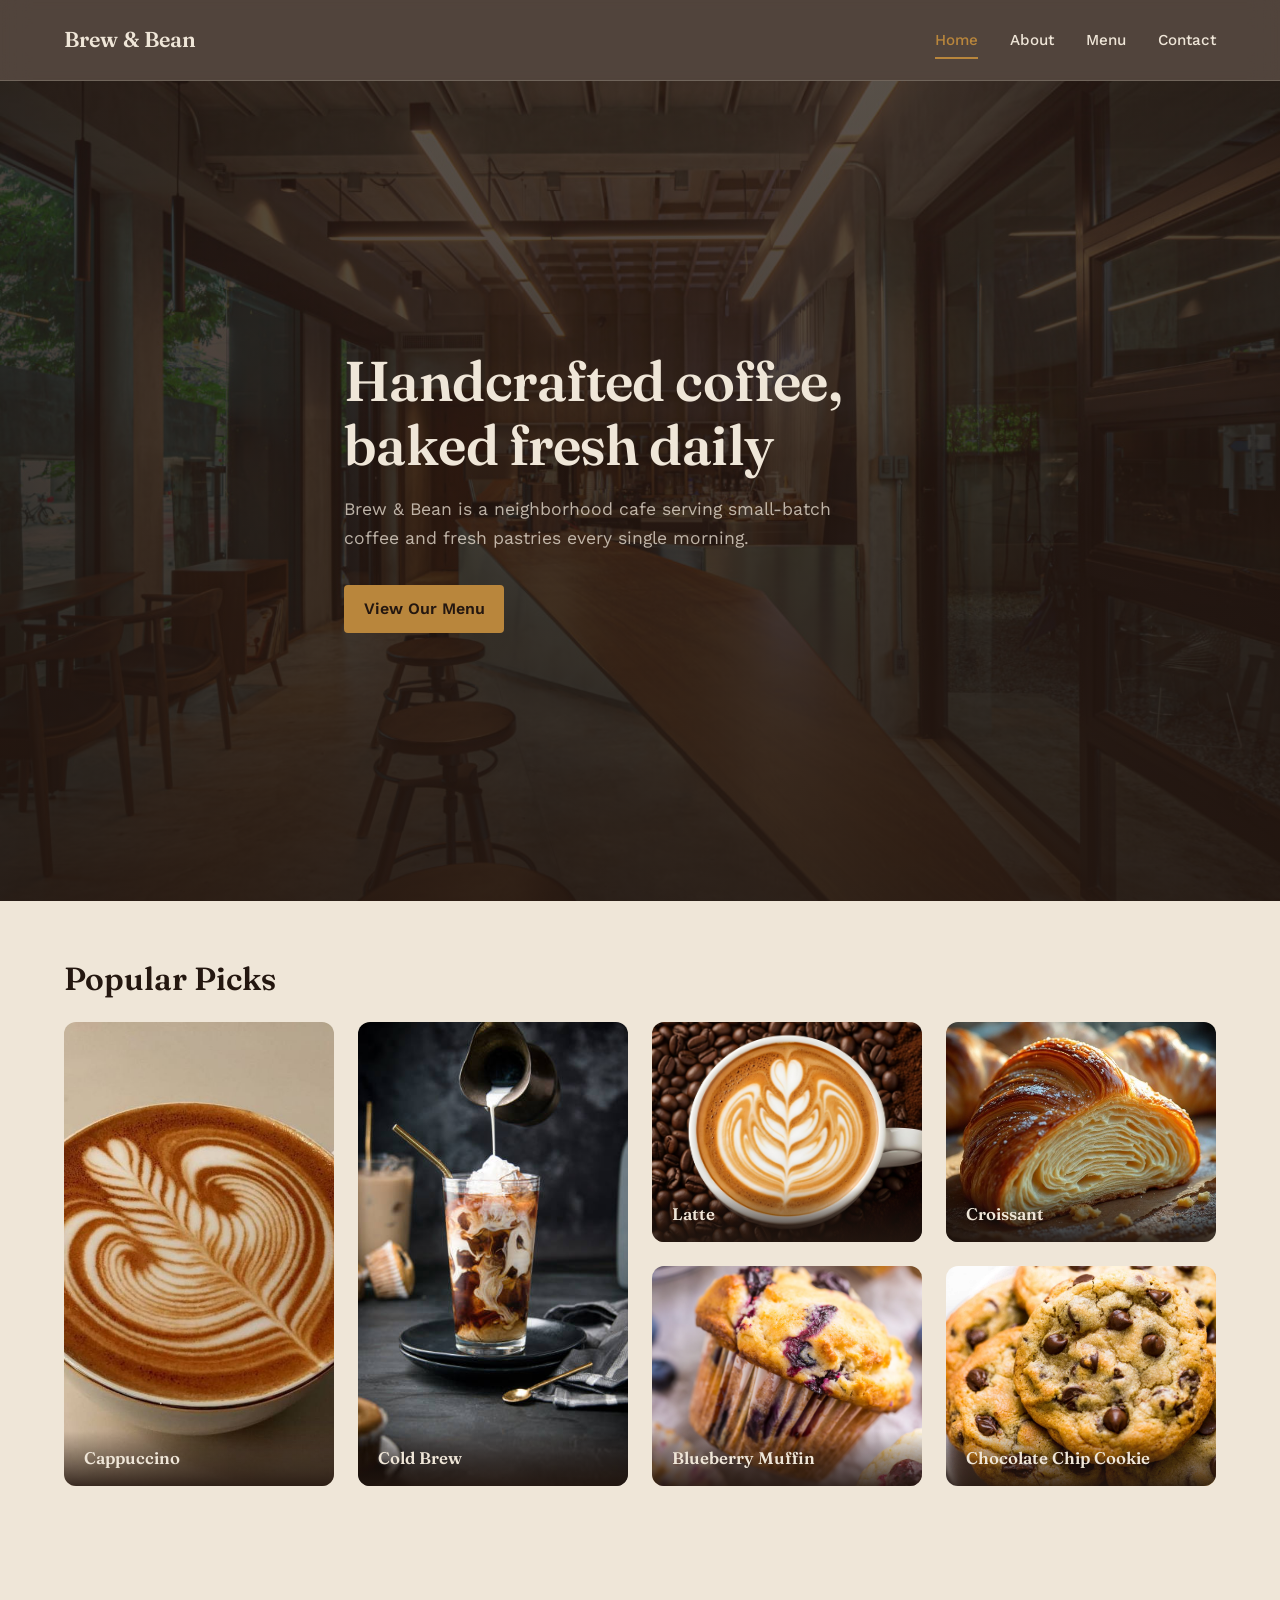
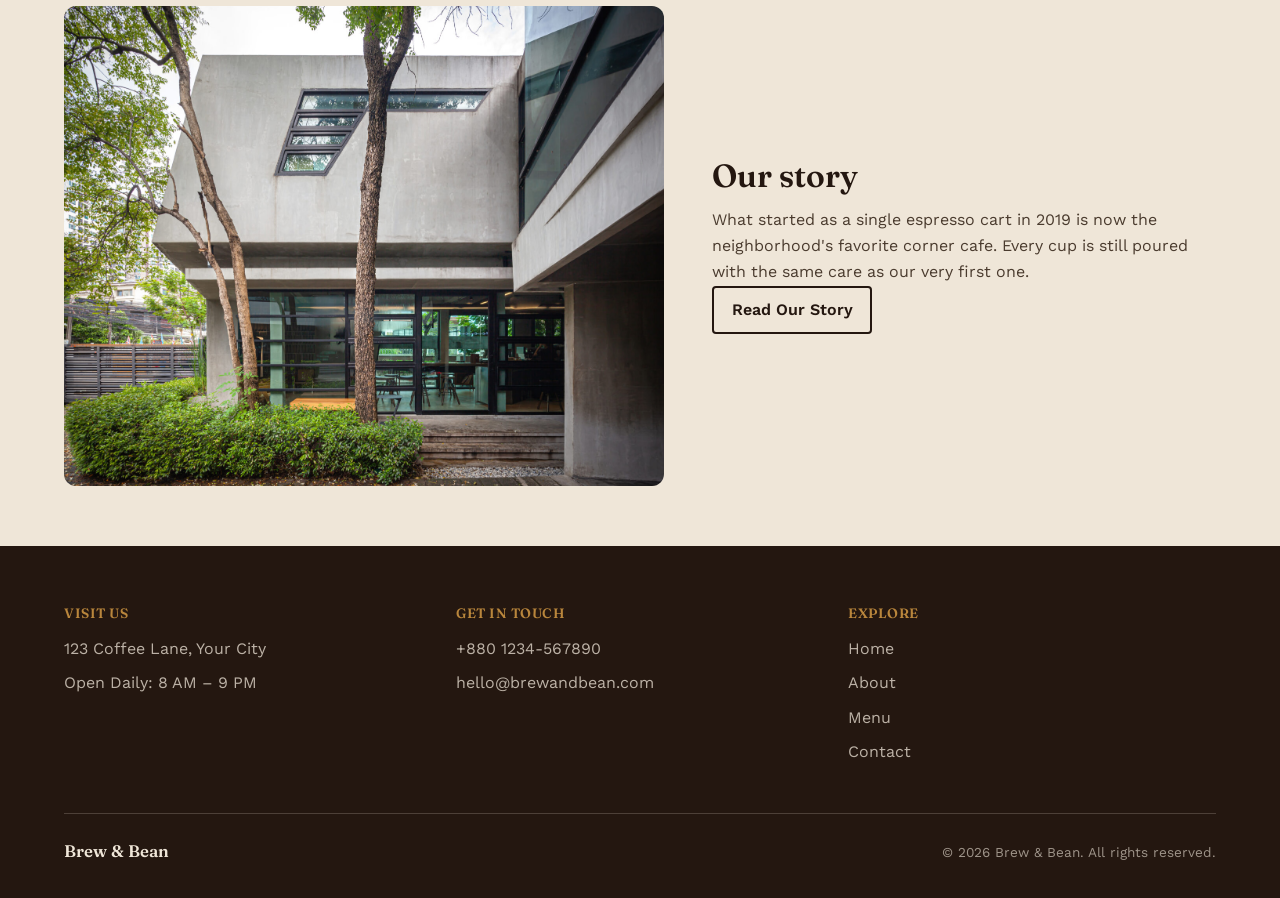
<file: index.html>
<!DOCTYPE html>
<html lang="en">

<head>
  <meta charset="UTF-8">
  <meta name="viewport" content="width=device-width, initial-scale=1.0">
  <meta name="description" content="Brew & Bean — small-batch coffee and fresh-baked pastries, made daily.">
  <title>Brew &amp; Bean — Home</title>
  <link rel="preconnect" href="https://fonts.googleapis.com">
  <link rel="preconnect" href="https://fonts.gstatic.com" crossorigin>
  <link
    href="https://fonts.googleapis.com/css2?family=Fraunces:opsz,wght@9..144,600;9..144,700&family=Work+Sans:wght@400;500;600&display=swap"
    rel="stylesheet">
  <link rel="stylesheet" href="css/style.css">
</head>

<body>

  <!-- ===== Header Section ===== -->
  <header class="site-header">
    <div class="container site-header__inner">
      <a href="index.html" class="site-header__logo">Brew &amp; Bean</a>
      <nav class="nav" aria-label="Main navigation">
        <ul class="nav__list">
          <li class="nav__item"><a href="index.html" class="nav__link nav__link--active">Home</a></li>
          <li class="nav__item"><a href="about.html" class="nav__link">About</a></li>
          <li class="nav__item nav__item--has-dropdown">
            <a href="menu.html" class="nav__link">Menu</a>
            <ul class="nav__dropdown">
              <li><a href="menu.html#cappuccino" class="nav__dropdown-link">Cappuccino</a></li>
              <li><a href="menu.html#cold-brew" class="nav__dropdown-link">Cold Brew</a></li>
              <li><a href="menu.html#latte" class="nav__dropdown-link">Latte</a></li>
              <li><a href="menu.html#croissant" class="nav__dropdown-link">Croissant</a></li>
              <li><a href="menu.html#blueberry-muffin" class="nav__dropdown-link">Blueberry Muffin</a></li>
              <li><a href="menu.html#chocolate-chip-cookie" class="nav__dropdown-link">Chocolate Chip Cookie</a></li>
            </ul>
          </li>
          <li class="nav__item"><a href="contact.html" class="nav__link">Contact</a></li>
        </ul>
      </nav>
    </div>
  </header>

  <main>

    <!-- ===== Hero Section ===== -->
    <section class="hero">
      <img src="images/Hero.jpg" alt="" class="hero__bg">
      <div class="container">
        <h1 class="hero__title">Handcrafted coffee, baked fresh daily</h1>
        <p class="hero__text">Brew &amp; Bean is a neighborhood cafe serving small-batch coffee and fresh pastries every
          single morning.</p>
        <a href="menu.html" class="button button--primary">View Our Menu</a>
      </div>
    </section>

    <!-- ===== Popular Picks Section ===== -->
    <section class="popular container">
      <h2>Popular Picks</h2>
      <div class="popular__grid">
        <a href="menu.html#cappuccino" class="popular-item">
          <img src="images/Cappuccino.jpg" width="500" height="500" alt="Cappuccino with milk foam art in a white cup"
            class="popular-item__img">
          <span class="popular-item__label">
            <h3>Cappuccino</h3>
          </span>
        </a>
        <a href="menu.html#cold-brew" class="popular-item">
          <img src="images/Cold Brew.jpg" width="500" height="500" alt="Iced cold brew coffee in a tall glass"
            class="popular-item__img">
          <span class="popular-item__label">
            <h3>Cold Brew</h3>
          </span>
        </a>
        <a href="menu.html#latte" class="popular-item">
          <img src="images/Latte.jpg" width="500" height="500" alt="Latte with steamed milk in a ceramic cup"
            class="popular-item__img">
          <span class="popular-item__label">
            <h3>Latte</h3>
          </span>
        </a>
        <a href="menu.html#croissant" class="popular-item">
          <img src="images/croissant.jpg" width="500" height="500" alt="Golden flaky croissants on a plate"
            class="popular-item__img">
          <span class="popular-item__label">
            <h3>Croissant</h3>
          </span>
        </a>
        <a href="menu.html#blueberry-muffin" class="popular-item">
          <img src="images/Blueberry Muffin.jpg" width="500" height="500"
            alt="Blueberry muffin with fresh blueberries on top" class="popular-item__img">
          <span class="popular-item__label">
            <h3>Blueberry Muffin</h3>
          </span>
        </a>
        <a href="menu.html#chocolate-chip-cookie" class="popular-item">
          <img src="images/Chocolate Chip Cookie.jpg" width="500" height="500"
            alt="Chocolate chip cookie with melted chocolate chunks" class="popular-item__img">
          <span class="popular-item__label">
            <h3>Chocolate Chip Cookie</h3>
          </span>
        </a>
      </div>
    </section>

    <!-- ===== Our Story Section ===== -->
    <section class="highlight container">
      <img src="images/Our Story.jpg" width="600" height="480"
        alt="Interior of Brew and Bean cafe with wooden tables and warm lighting" class="highlight__img">
      <div class="highlight__content">
        <h2>Our story</h2>
        <p>What started as a single espresso cart in 2019 is now the neighborhood's favorite corner cafe. Every cup is
          still poured with the same care as our very first one.</p>
        <a href="about.html" class="button button--outline">Read Our Story</a>
      </div>
    </section>

  </main>

  <!-- ===== Footer Section ===== -->
  <footer class="site-footer">
    <div class="container">
      <div class="site-footer__inner">
        <div class="site-footer__block">
          <h2 class="site-footer__heading">Visit Us</h2>
          <p>123 Coffee Lane, Your City</p>
          <p>Open Daily: 8 AM – 9 PM</p>
        </div>
        <div class="site-footer__block">
          <h2 class="site-footer__heading">Get in Touch</h2>
          <p><a href="tel:+8801234567890" class="site-footer__link">+880 1234-567890</a></p>
          <p><a href="mailto:hello@brewandbean.com" class="site-footer__link">hello@brewandbean.com</a></p>
        </div>
        <div class="site-footer__block">
          <h2 class="site-footer__heading">Explore</h2>
          <p><a href="index.html" class="site-footer__link">Home</a></p>
          <p><a href="about.html" class="site-footer__link">About</a></p>
          <p><a href="menu.html" class="site-footer__link">Menu</a></p>
          <p><a href="contact.html" class="site-footer__link">Contact</a></p>
        </div>
      </div>
      <div class="site-footer__bottom">
        <p class="site-footer__brand">Brew &amp; Bean</p>
        <p class="site-footer__copyright">&copy; 2026 Brew &amp; Bean. All rights reserved.</p>
      </div>
    </div>
  </footer>

</body>

</html>
</file>
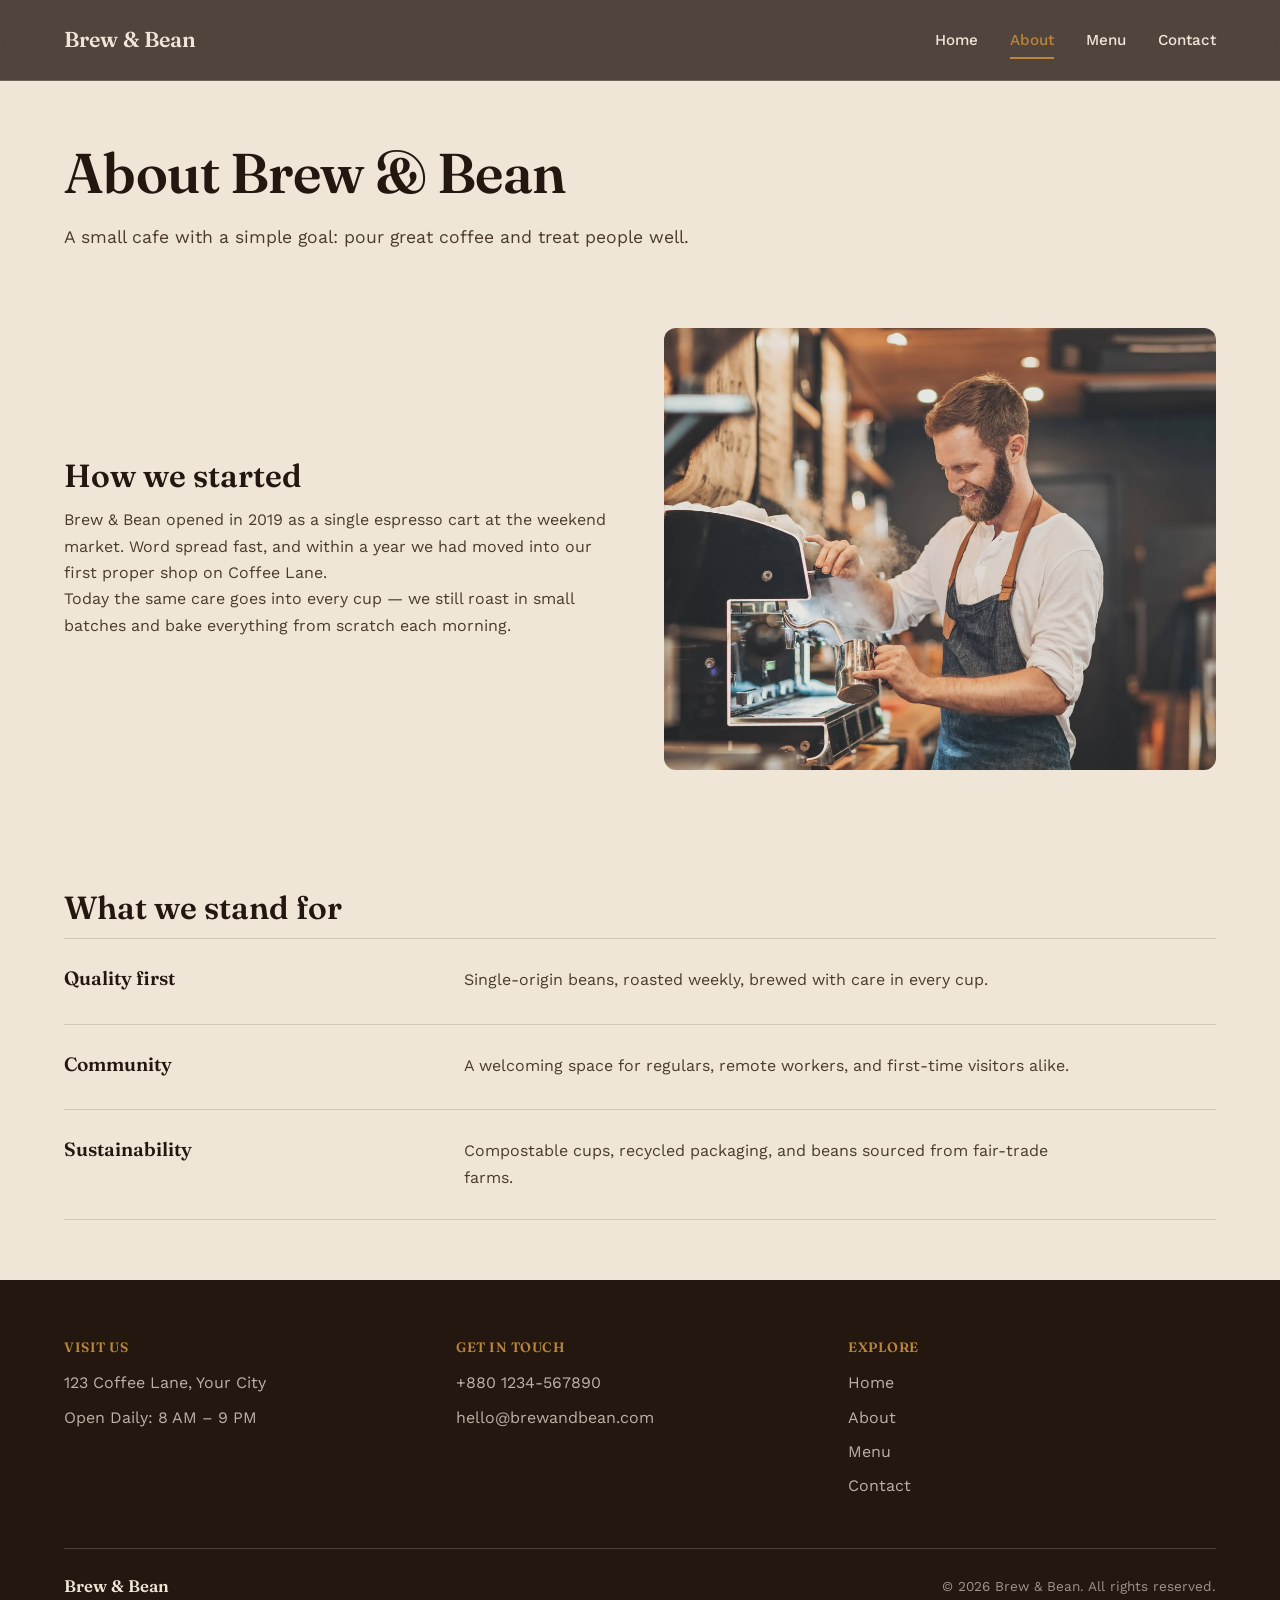
<file: about.html>
<!DOCTYPE html>
<html lang="en">

<head>
  <meta charset="UTF-8">
  <meta name="viewport" content="width=device-width, initial-scale=1.0">
  <meta name="description" content="The story behind Brew & Bean — how we started and what we stand for.">
  <title>About Us — Brew &amp; Bean</title>
  <link rel="preconnect" href="https://fonts.googleapis.com">
  <link rel="preconnect" href="https://fonts.gstatic.com" crossorigin>
  <link
    href="https://fonts.googleapis.com/css2?family=Fraunces:opsz,wght@9..144,600;9..144,700&family=Work+Sans:wght@400;500;600&display=swap"
    rel="stylesheet">
  <link rel="stylesheet" href="css/style.css">
</head>

<body>

  <!-- ===== Header Section ===== -->
  <header class="site-header">
    <div class="container site-header__inner">
      <a href="index.html" class="site-header__logo">Brew &amp; Bean</a>
      <nav class="nav" aria-label="Main navigation">
        <ul class="nav__list">
          <li class="nav__item"><a href="index.html" class="nav__link">Home</a></li>
          <li class="nav__item"><a href="about.html" class="nav__link nav__link--active">About</a></li>
          <li class="nav__item nav__item--has-dropdown">
            <a href="menu.html" class="nav__link">Menu</a>
            <ul class="nav__dropdown">
              <li><a href="menu.html#cappuccino" class="nav__dropdown-link">Cappuccino</a></li>
              <li><a href="menu.html#cold-brew" class="nav__dropdown-link">Cold Brew</a></li>
              <li><a href="menu.html#latte" class="nav__dropdown-link">Latte</a></li>
              <li><a href="menu.html#croissant" class="nav__dropdown-link">Croissant</a></li>
              <li><a href="menu.html#blueberry-muffin" class="nav__dropdown-link">Blueberry Muffin</a></li>
              <li><a href="menu.html#chocolate-chip-cookie" class="nav__dropdown-link">Chocolate Chip Cookie</a></li>
            </ul>
          </li>
          <li class="nav__item"><a href="contact.html" class="nav__link">Contact</a></li>
        </ul>
      </nav>
    </div>
  </header>

  <main>

    <!-- ===== Page Intro Section ===== -->
    <section class="page-intro container">
      <h1>About Brew &amp; Bean</h1>
      <p class="page-intro__text">A small cafe with a simple goal: pour great coffee and treat people well.</p>
    </section>

    <!-- ===== Our Story Section ===== -->
    <section class="story container">
      <div class="story__content">
        <h2>How we started</h2>
        <p>Brew &amp; Bean opened in 2019 as a single espresso cart at the weekend market. Word spread fast, and within
          a year we had moved into our first proper shop on Coffee Lane.</p>
        <p>Today the same care goes into every cup — we still roast in small batches and bake everything from scratch
          each morning.</p>
      </div>
      <img src="images/barista.jpg" width="500" height="400" alt="Barista preparing coffee behind the counter"
        class="story__img">
    </section>

    <!-- ===== Values Section ===== -->
    <section class="values container">
      <h2>What we stand for</h2>
      <ul class="row-list">
        <li class="row-list__item">
          <h3>Quality first</h3>
          <p>Single-origin beans, roasted weekly, brewed with care in every cup.</p>
        </li>
        <li class="row-list__item">
          <h3>Community</h3>
          <p>A welcoming space for regulars, remote workers, and first-time visitors alike.</p>
        </li>
        <li class="row-list__item">
          <h3>Sustainability</h3>
          <p>Compostable cups, recycled packaging, and beans sourced from fair-trade farms.</p>
        </li>
      </ul>
    </section>

  </main>

  <!-- ===== Footer Section ===== -->
  <footer class="site-footer">
    <div class="container">
      <div class="site-footer__inner">
        <div class="site-footer__block">
          <h2 class="site-footer__heading">Visit Us</h2>
          <p>123 Coffee Lane, Your City</p>
          <p>Open Daily: 8 AM – 9 PM</p>
        </div>
        <div class="site-footer__block">
          <h2 class="site-footer__heading">Get in Touch</h2>
          <p><a href="tel:+8801234567890" class="site-footer__link">+880 1234-567890</a></p>
          <p><a href="mailto:hello@brewandbean.com" class="site-footer__link">hello@brewandbean.com</a></p>
        </div>
        <div class="site-footer__block">
          <h2 class="site-footer__heading">Explore</h2>
          <p><a href="index.html" class="site-footer__link">Home</a></p>
          <p><a href="about.html" class="site-footer__link">About</a></p>
          <p><a href="menu.html" class="site-footer__link">Menu</a></p>
          <p><a href="contact.html" class="site-footer__link">Contact</a></p>
        </div>
      </div>
      <div class="site-footer__bottom">
        <p class="site-footer__brand">Brew &amp; Bean</p>
        <p class="site-footer__copyright">&copy; 2026 Brew &amp; Bean. All rights reserved.</p>
      </div>
    </div>
  </footer>

</body>

</html>
</file>
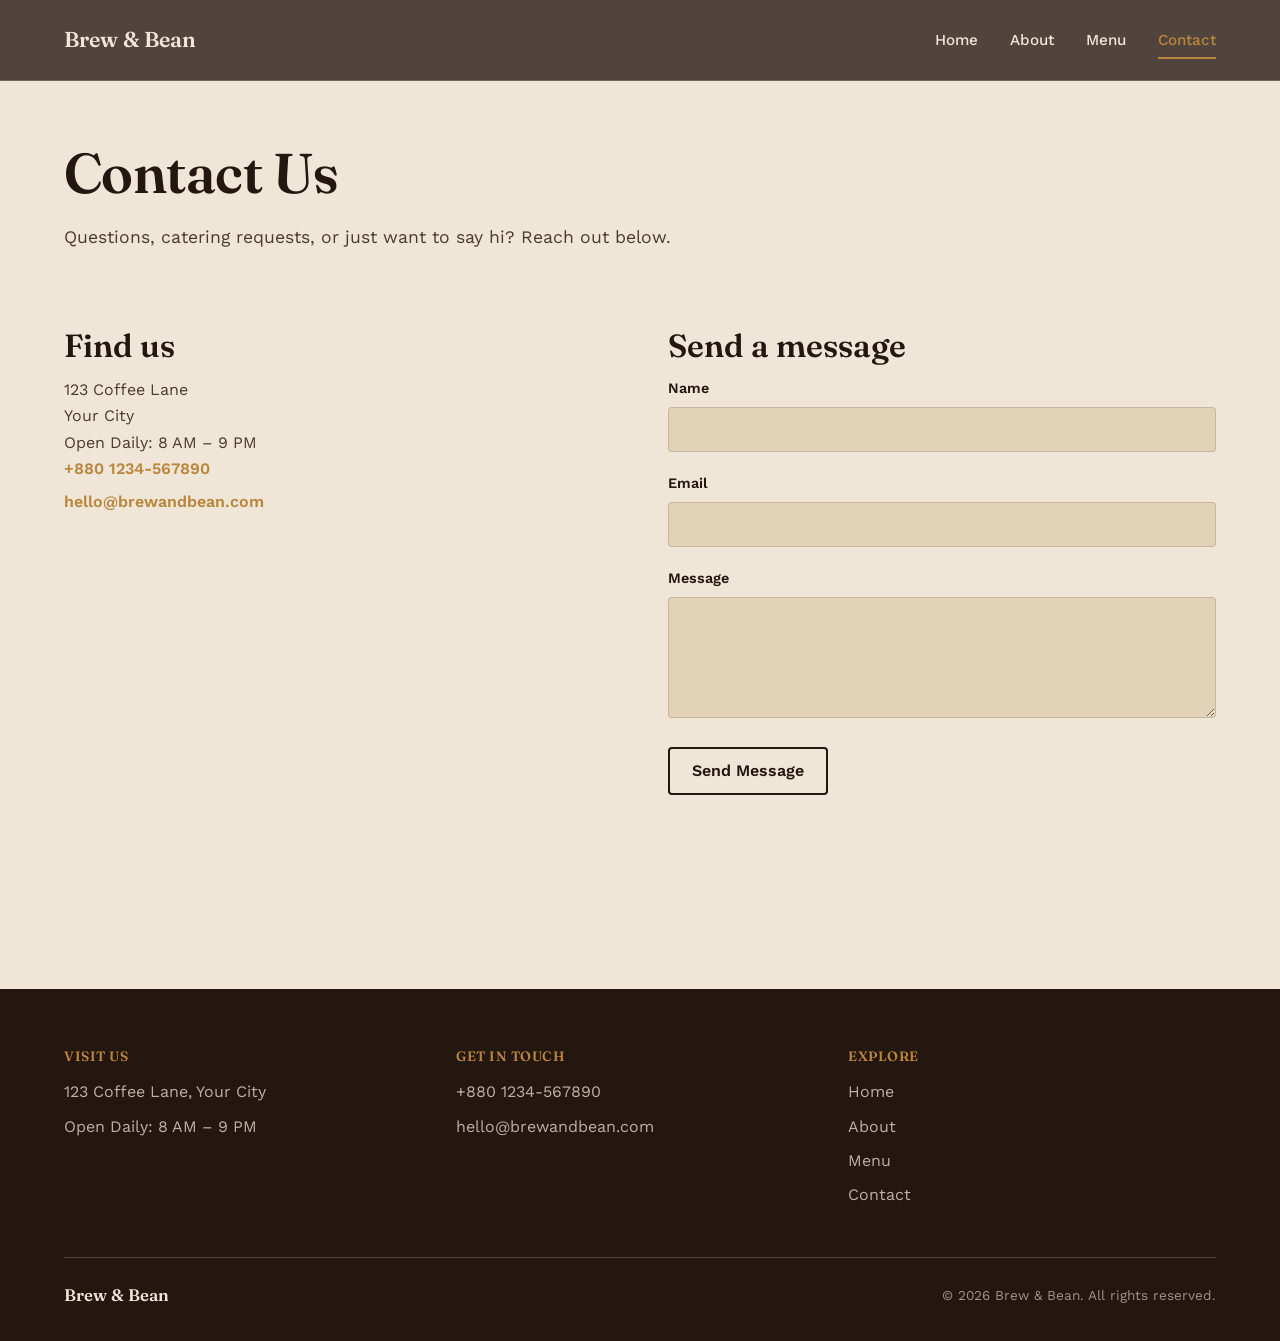
<file: contact.html>
<!DOCTYPE html>
<html lang="en">

<head>
  <meta charset="UTF-8">
  <meta name="viewport" content="width=device-width, initial-scale=1.0">
  <meta name="description" content="Get in touch with Brew & Bean — visit us, call, or send a message.">
  <title>Contact Us — Brew &amp; Bean</title>
  <link rel="preconnect" href="https://fonts.googleapis.com">
  <link rel="preconnect" href="https://fonts.gstatic.com" crossorigin>
  <link
    href="https://fonts.googleapis.com/css2?family=Fraunces:opsz,wght@9..144,600;9..144,700&family=Work+Sans:wght@400;500;600&display=swap"
    rel="stylesheet">
  <link rel="stylesheet" href="css/style.css">
</head>

<body>

  <!-- ===== Header Section ===== -->
  <header class="site-header">
    <div class="container site-header__inner">
      <a href="index.html" class="site-header__logo">Brew &amp; Bean</a>
      <nav class="nav" aria-label="Main navigation">
        <ul class="nav__list">
          <li class="nav__item"><a href="index.html" class="nav__link">Home</a></li>
          <li class="nav__item"><a href="about.html" class="nav__link">About</a></li>
          <li class="nav__item nav__item--has-dropdown">
            <a href="menu.html" class="nav__link">Menu</a>
            <ul class="nav__dropdown">
              <li><a href="menu.html#cappuccino" class="nav__dropdown-link">Cappuccino</a></li>
              <li><a href="menu.html#cold-brew" class="nav__dropdown-link">Cold Brew</a></li>
              <li><a href="menu.html#latte" class="nav__dropdown-link">Latte</a></li>
              <li><a href="menu.html#croissant" class="nav__dropdown-link">Croissant</a></li>
              <li><a href="menu.html#blueberry-muffin" class="nav__dropdown-link">Blueberry Muffin</a></li>
              <li><a href="menu.html#chocolate-chip-cookie" class="nav__dropdown-link">Chocolate Chip Cookie</a></li>
            </ul>
          </li>
          <li class="nav__item"><a href="contact.html" class="nav__link nav__link--active">Contact</a></li>
        </ul>
      </nav>
    </div>
  </header>

  <main>

    <!-- ===== Page Intro Section ===== -->
    <section class="page-intro container">
      <h1>Contact Us</h1>
      <p class="page-intro__text">Questions, catering requests, or just want to say hi? Reach out below.</p>
    </section>

    <!-- ===== Contact Section ===== -->
    <section class="contact container">
      <div class="contact__info">
        <h2>Find us</h2>
        <p>123 Coffee Lane<br>Your City</p>
        <p>Open Daily: 8 AM – 9 PM</p>
        <p><a href="tel:+8801234567890" class="contact__link">+880 1234-567890</a></p>
        <p><a href="mailto:hello@brewandbean.com" class="contact__link">hello@brewandbean.com</a></p>
        <div class="contact__map">
          <iframe
            src="https://www.google.com/maps/embed?pb=!1m18!1m12!1m3!1d60707585.99297654!2d55.59677!3d21.7687636!2m3!1f0!2f0!3f0!3m2!1i1024!2i768!4f13.1!3m3!1m2!1s0x303131006f4518cd%3A0x91a84e5994378ec4!2sBrew%20%26%20Bean!5e0!3m2!1sen!2sbd!4v1788936649784!5m2!1sen!2sbd"
            loading="lazy" referrerpolicy="strict-origin-when-cross-origin" allowfullscreen
            title="Map showing Brew and Bean's location"></iframe>
        </div>
      </div>

      <form class="contact-form" action="#" method="post">
        <h2>Send a message</h2>

        <div class="contact-form__group">
          <label for="name" class="contact-form__label">Name</label>
          <input type="text" id="name" name="name" class="contact-form__input" required>
        </div>

        <div class="contact-form__group">
          <label for="email" class="contact-form__label">Email</label>
          <input type="email" id="email" name="email" class="contact-form__input" required>
        </div>

        <div class="contact-form__group">
          <label for="message" class="contact-form__label">Message</label>
          <textarea id="message" name="message" class="contact-form__textarea" rows="5" required></textarea>
        </div>

        <button type="submit" class="button button--outline">Send Message</button>
      </form>
    </section>

  </main>

  <!-- ===== Footer Section ===== -->
  <footer class="site-footer">
    <div class="container">
      <div class="site-footer__inner">
        <div class="site-footer__block">
          <h2 class="site-footer__heading">Visit Us</h2>
          <p>123 Coffee Lane, Your City</p>
          <p>Open Daily: 8 AM – 9 PM</p>
        </div>
        <div class="site-footer__block">
          <h2 class="site-footer__heading">Get in Touch</h2>
          <p><a href="tel:+8801234567890" class="site-footer__link">+880 1234-567890</a></p>
          <p><a href="mailto:hello@brewandbean.com" class="site-footer__link">hello@brewandbean.com</a></p>
        </div>
        <div class="site-footer__block">
          <h2 class="site-footer__heading">Explore</h2>
          <p><a href="index.html" class="site-footer__link">Home</a></p>
          <p><a href="about.html" class="site-footer__link">About</a></p>
          <p><a href="menu.html" class="site-footer__link">Menu</a></p>
          <p><a href="contact.html" class="site-footer__link">Contact</a></p>
        </div>
      </div>
      <div class="site-footer__bottom">
        <p class="site-footer__brand">Brew &amp; Bean</p>
        <p class="site-footer__copyright">&copy; 2026 Brew &amp; Bean. All rights reserved.</p>
      </div>
    </div>
  </footer>

</body>

</html>
</file>
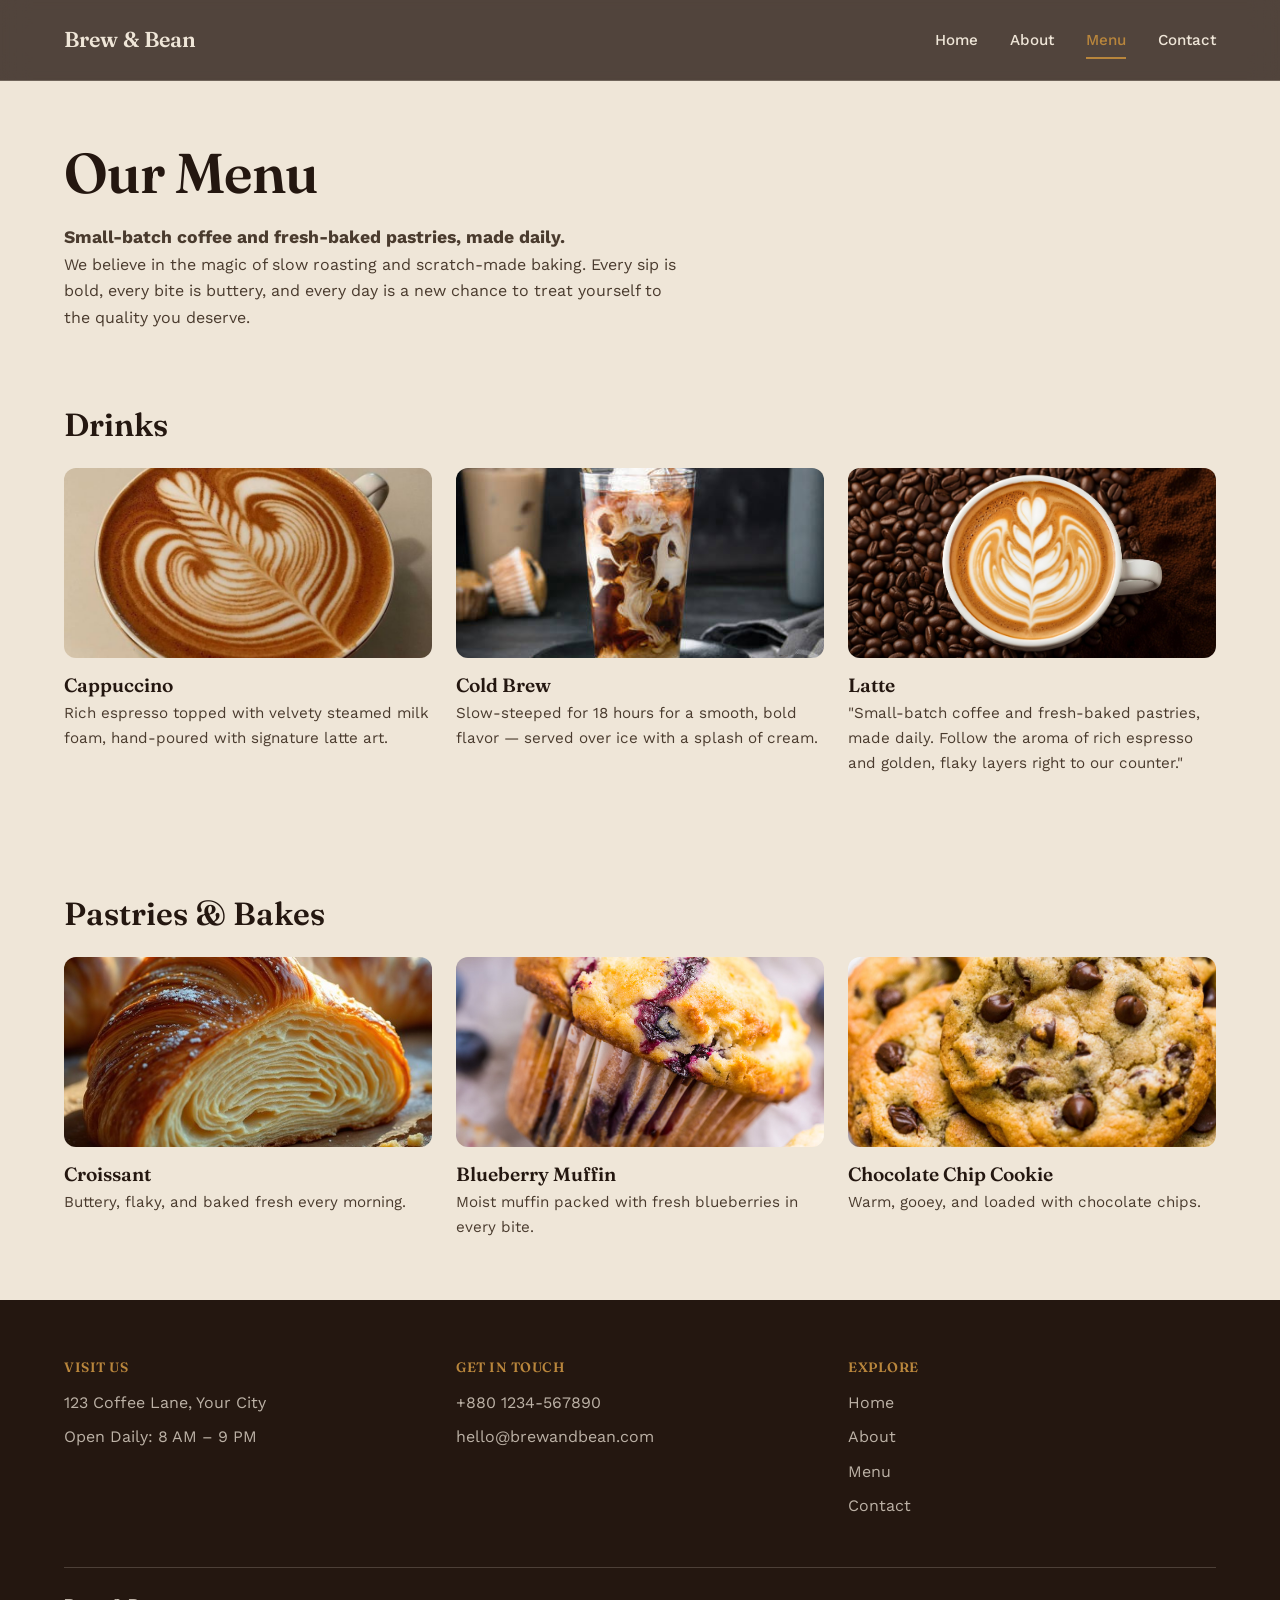
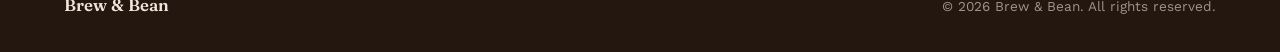
<file: menu.html>
<!DOCTYPE html>
<html lang="en">

<head>
  <meta charset="UTF-8">
  <meta name="viewport" content="width=device-width, initial-scale=1.0">
  <meta name="description" content="Explore the Brew & Bean menu — coffee, drinks, and fresh-baked pastries.">
  <title>Menu — Brew &amp; Bean</title>
  <link rel="preconnect" href="https://fonts.googleapis.com">
  <link rel="preconnect" href="https://fonts.gstatic.com" crossorigin>
  <link
    href="https://fonts.googleapis.com/css2?family=Fraunces:opsz,wght@9..144,600;9..144,700&family=Work+Sans:wght@400;500;600&display=swap"
    rel="stylesheet">
  <link rel="stylesheet" href="css/style.css">
</head>

<body>

  <!-- ===== Header Section ===== -->
  <header class="site-header">
    <div class="container site-header__inner">
      <a href="index.html" class="site-header__logo">Brew &amp; Bean</a>
      <nav class="nav" aria-label="Main navigation">
        <ul class="nav__list">
          <li class="nav__item"><a href="index.html" class="nav__link">Home</a></li>
          <li class="nav__item"><a href="about.html" class="nav__link">About</a></li>
          <li class="nav__item nav__item--has-dropdown">
            <a href="menu.html" class="nav__link nav__link--active">Menu</a>
            <ul class="nav__dropdown">
              <li><a href="menu.html#cappuccino" class="nav__dropdown-link">Cappuccino</a></li>
              <li><a href="menu.html#cold-brew" class="nav__dropdown-link">Cold Brew</a></li>
              <li><a href="menu.html#latte" class="nav__dropdown-link">Latte</a></li>
              <li><a href="menu.html#croissant" class="nav__dropdown-link">Croissant</a></li>
              <li><a href="menu.html#blueberry-muffin" class="nav__dropdown-link">Blueberry Muffin</a></li>
              <li><a href="menu.html#chocolate-chip-cookie" class="nav__dropdown-link">Chocolate Chip Cookie</a></li>
            </ul>
          </li>
          <li class="nav__item"><a href="contact.html" class="nav__link">Contact</a></li>
        </ul>
      </nav>
    </div>
  </header>

  <main>

    <!-- ===== Page Intro Section ===== -->
    <section class="page-intro container">
      <h1>Our Menu</h1>
      <b class="page-intro__text">Small-batch coffee and fresh-baked pastries, made daily.

      </b>

      <p>

        We believe in the magic of slow roasting and scratch-made baking. Every sip is bold, every bite is buttery,
        and every day is a new chance to treat yourself to the quality you deserve.
      </p>
    </section>

    <!-- ===== Drinks Section ===== -->
    <section class="menu-category container">
      <h2>Drinks</h2>
      <ul class="menu-list">
        <li class="menu-item" id="cappuccino">
          <img src="images/Cappuccino.jpg" width="380" height="190" alt="Cappuccino with milk foam art in a white cup"
            class="menu-item__img">
          <h3 class="menu-item__title">Cappuccino</h3>
          <p class="menu-item__text">Rich espresso topped with velvety steamed milk foam, hand-poured with signature
            latte art.</p>
        </li>
        <li class="menu-item" id="cold-brew">
          <img src="images/Cold Brew.jpg" width="380" height="190" alt="Iced cold brew coffee in a tall glass"
            class="menu-item__img">
          <h3 class="menu-item__title">Cold Brew</h3>
          <p class="menu-item__text">Slow-steeped for 18 hours for a smooth, bold flavor — served over ice with a splash
            of cream.</p>
        </li>
        <li class="menu-item" id="latte">
          <img src="images/Latte.jpg" width="380" height="190" alt="Latte with steamed milk in a ceramic cup"
            class="menu-item__img">
          <h3 class="menu-item__title">Latte</h3>
          <p class="menu-item__text">"Small-batch coffee and fresh-baked pastries, made daily. Follow the aroma of rich
            espresso and golden, flaky layers right to our counter."
          </p>
        </li>
      </ul>
    </section>

    <!-- ===== Pastries Section ===== -->
    <section class="menu-category container">
      <h2>Pastries &amp; Bakes</h2>
      <ul class="menu-list">
        <li class="menu-item" id="croissant">
          <img src="images/croissant.jpg" width="380" height="190" alt="Golden flaky croissants on a plate"
            class="menu-item__img">
          <h3 class="menu-item__title">Croissant</h3>
          <p class="menu-item__text">Buttery, flaky, and baked fresh every morning.</p>
        </li>
        <li class="menu-item" id="blueberry-muffin">
          <img src="images/Blueberry Muffin.jpg" width="380" height="190"
            alt="Blueberry muffin with fresh blueberries on top" class="menu-item__img">
          <h3 class="menu-item__title">Blueberry Muffin</h3>
          <p class="menu-item__text">Moist muffin packed with fresh blueberries in every bite.</p>
        </li>
        <li class="menu-item" id="chocolate-chip-cookie">
          <img src="images/Chocolate Chip Cookie.jpg" width="380" height="190"
            alt="Chocolate chip cookie with melted chocolate chunks" class="menu-item__img">
          <h3 class="menu-item__title">Chocolate Chip Cookie</h3>
          <p class="menu-item__text">Warm, gooey, and loaded with chocolate chips.</p>
        </li>
      </ul>
    </section>

  </main>

  <!-- ===== Footer Section ===== -->
  <footer class="site-footer">
    <div class="container">
      <div class="site-footer__inner">
        <div class="site-footer__block">
          <h2 class="site-footer__heading">Visit Us</h2>
          <p>123 Coffee Lane, Your City</p>
          <p>Open Daily: 8 AM – 9 PM</p>
        </div>
        <div class="site-footer__block">
          <h2 class="site-footer__heading">Get in Touch</h2>
          <p><a href="tel:+8801234567890" class="site-footer__link">+880 1234-567890</a></p>
          <p><a href="mailto:hello@brewandbean.com" class="site-footer__link">hello@brewandbean.com</a></p>
        </div>
        <div class="site-footer__block">
          <h2 class="site-footer__heading">Explore</h2>
          <p><a href="index.html" class="site-footer__link">Home</a></p>
          <p><a href="about.html" class="site-footer__link">About</a></p>
          <p><a href="menu.html" class="site-footer__link">Menu</a></p>
          <p><a href="contact.html" class="site-footer__link">Contact</a></p>
        </div>
      </div>
      <div class="site-footer__bottom">
        <p class="site-footer__brand">Brew &amp; Bean</p>
        <p class="site-footer__copyright">&copy; 2026 Brew &amp; Bean. All rights reserved.</p>
      </div>
    </div>
  </footer>

</body>

</html>
</file>
<file: css/style.css>
/* ==================================================
   Brew & Bean - master.css
   DecodeLabs Project 1: Static Webpage Design
   ================================================== */

* {
  margin: 0;
  padding: 0;
  box-sizing: border-box;
}

:root {
  --ink: #241710;
  --paper: #efe6d8;
  --paper-deep: #e1d2b8;
  --crema: #b9863c;
  --text-soft: #4a3b2e;
  --rule: rgba(36, 23, 16, 0.15);
  --rule-on-dark: rgba(239, 230, 216, 0.2);

  --header-height: 80px;
  --gutter: 24px;
  --row-margin: 60px;
  --max-width: 1200px;
  --radius: 4px;
  --radius-lg: 12px;
}

html {
  scroll-behavior: smooth;
}

body {
  font-family: "Work Sans", sans-serif;
  font-size: 1rem;
  color: var(--text-soft);
  background-color: var(--paper);
  line-height: 1.65;
  min-height: 100vh;
  display: grid;
  grid-template-rows: auto 1fr auto;
}

h1,
h2,
h3 {
  font-family: "Fraunces", serif;
  color: var(--ink);
  line-height: 1.15;
  font-weight: 600;
}

h1 {
  font-size: clamp(2.25rem, 5vw, 3.5rem);
  letter-spacing: -0.01em;
  margin-bottom: 1.1rem;
}

h2 {
  font-size: clamp(1.5rem, 3vw, 2rem);
  margin-bottom: 0.75rem;
}

h3 {
  font-size: 1.2rem;
  margin-bottom: 0.4rem;
}

p {
  max-width: 62ch;
}

img {
  max-width: 100%;
  height: auto;
  display: block;
}

a {
  color: inherit;
  text-decoration: none;
}

a:hover {
  text-decoration: underline;
}

a:focus-visible,
button:focus-visible,
input:focus-visible,
textarea:focus-visible {
  outline: 3px solid var(--crema);
  outline-offset: 2px;
}

ul {
  list-style: none;
}

/* ==================================================
   Container Section
   ================================================== */
.container {
  max-width: var(--max-width);
  margin: 0 auto;
  padding-left: var(--gutter);
  padding-right: var(--gutter);
}

/* ==================================================
   Button Section
   width: 160px / height: 48px / padding: 1rem / radius: 4px
   (exact values from the DRY Principle component blueprint)
   ================================================== */
.button {
  display: inline-flex;
  align-items: center;
  justify-content: center;
  min-width: 160px;
  height: 48px;
  padding: 0 1rem;
  border-radius: var(--radius);
  font-weight: 600;
  font-family: "Work Sans", sans-serif;
  font-size: 1rem;
  cursor: pointer;
  border: 2px solid transparent;
  transition:
    background-color 0.2s ease,
    color 0.2s ease,
    border-color 0.2s ease;
}

.button--primary {
  background-color: var(--crema);
  border-color: var(--crema);
  color: var(--ink);
}

.button--primary:hover,
.button--primary:focus-visible {
  background-color: transparent;
  color: var(--crema);
}

.button--outline {
  background: transparent;
  border-color: var(--ink);
  color: var(--ink);
}

.button--outline:hover,
.button--outline:focus-visible {
  background-color: var(--ink);
  color: var(--paper);
}

/* ==================================================
   Header Section (glass / frosted style)
   semi-transparent + backdrop-filter, kept dark enough
   that the light nav text still passes contrast
   ================================================== */
.site-header {
  background-color: rgba(36, 23, 16, 0.78);
  backdrop-filter: blur(14px);
  -webkit-backdrop-filter: blur(14px);
  border-bottom: 1px solid var(--rule-on-dark);
  position: sticky;
  top: 0;
  z-index: 10;
}

.site-header__inner {
  height: var(--header-height);
  display: flex;
  align-items: center;
  justify-content: space-between;
}

.site-header__logo {
  font-family: "Fraunces", serif;
  font-size: 1.35rem;
  font-weight: 600;
  color: var(--paper);
}

/* ==================================================
   Navigation Section
   ================================================== */
.nav__list {
  display: flex;
  align-items: center;
  gap: 2rem;
}

.nav__item {
  position: relative;
}

.nav__link {
  color: var(--paper);
  font-weight: 500;
  font-size: 0.95rem;
  padding: 0.5rem 0;
  border-bottom: 2px solid transparent;
}

.nav__link:hover,
.nav__link:focus-visible,
.nav__link--active {
  color: var(--crema);
  border-bottom-color: var(--crema);
}

.nav__dropdown {
  position: absolute;
  top: 100%;
  left: 0;
  min-width: 200px;
  background-color: rgba(36, 23, 16, 0.95);
  backdrop-filter: blur(14px);
  -webkit-backdrop-filter: blur(14px);
  border: 1px solid var(--rule-on-dark);
  box-shadow: 0 12px 24px rgba(0, 0, 0, 0.35);
  opacity: 0;
  visibility: hidden;
  transform: translateY(6px);
  transition:
    opacity 0.2s ease,
    transform 0.2s ease,
    visibility 0.2s ease;
}

.nav__item--has-dropdown:hover .nav__dropdown,
.nav__item--has-dropdown:focus-within .nav__dropdown {
  opacity: 1;
  visibility: visible;
  transform: translateY(0);
}

.nav__dropdown-link {
  display: block;
  padding: 0.65rem 1.1rem;
  color: var(--paper);
  font-size: 0.9rem;
  font-weight: 400;
}

.nav__dropdown-link:hover,
.nav__dropdown-link:focus-visible {
  background-color: rgba(185, 134, 60, 0.15);
  color: var(--crema);
}

/* ==================================================
   Section Spacing (vertical rhythm for every section)
   ================================================== */
section {
  padding: var(--row-margin) 0;
}

/* ==================================================
   Hero Section
   min-height: 100vh (minus header) / padding: 120px 0
   (exact values from the page blueprint)
   ================================================== */
.hero {
  position: relative;
  overflow: hidden;
  background-color: var(--ink);
  padding: 120px 0;
  min-height: calc(100vh - var(--header-height));
  display: flex;
  align-items: center;
}

.hero__bg {
  position: absolute;
  inset: 0;
  width: 100%;
  height: 100%;
  object-fit: cover;
}

.hero::after {
  content: "";
  position: absolute;
  inset: 0;
  background: linear-gradient(
    180deg,
    rgba(36, 23, 16, 0.75),
    rgba(36, 23, 16, 0.92)
  );
}

.hero .container {
  position: relative;
  z-index: 1;
}

.hero__title {
  color: var(--paper);
  max-width: 16ch;
  animation: fade-up 0.7s ease both;
}

.hero__text {
  color: rgba(239, 230, 216, 0.75);
  max-width: 46ch;
  font-size: 1.1rem;
  margin-bottom: 2rem;
  animation: fade-up 0.7s ease 0.15s both;
}

.hero .button {
  animation: fade-up 0.7s ease 0.3s both;
}

@keyframes fade-up {
  from {
    opacity: 0;
    transform: translateY(16px);
  }
  to {
    opacity: 1;
    transform: translateY(0);
  }
}

/* ==================================================
   Popular Picks Section
   literal 12-col content grid: 2 big tiles (span 3 cols,
   span 2 rows) + 4 small tiles (span 3 cols, 1 row each)
   ================================================== */
.popular__grid {
  display: grid;
  grid-template-columns: repeat(12, 1fr);
  grid-template-rows: repeat(2, 220px);
  gap: var(--gutter);
  margin-top: 1.5rem;
}

.popular-item {
  position: relative;
  display: block;
  overflow: hidden;
  border-radius: var(--radius-lg);
}

.popular-item:nth-child(1) {
  grid-column: 1 / span 3;
  grid-row: 1 / span 2;
}
.popular-item:nth-child(2) {
  grid-column: 4 / span 3;
  grid-row: 1 / span 2;
}
.popular-item:nth-child(3) {
  grid-column: 7 / span 3;
  grid-row: 1;
}
.popular-item:nth-child(4) {
  grid-column: 10 / span 3;
  grid-row: 1;
}
.popular-item:nth-child(5) {
  grid-column: 7 / span 3;
  grid-row: 2;
}
.popular-item:nth-child(6) {
  grid-column: 10 / span 3;
  grid-row: 2;
}

.popular-item__img {
  position: absolute;
  inset: 0;
  width: 100%;
  height: 100%;
  object-fit: cover;
  transition: transform 0.3s ease;
}

.popular-item:hover .popular-item__img,
.popular-item:focus-visible .popular-item__img {
  transform: scale(1.04);
}

.popular-item__label {
  position: absolute;
  left: 0;
  right: 0;
  bottom: 0;
  padding: 1.1rem 1.25rem;
  background: linear-gradient(
    to top,
    rgba(36, 23, 16, 0.88),
    rgba(36, 23, 16, 0)
  );
}

.popular-item__label h3 {
  color: var(--paper);
  margin-bottom: 0;
  font-size: 1.05rem;
}

/* ==================================================
   Story / Highlight Section (image + text, two column)
   ================================================== */
.story,
.highlight {
  display: flex;
  flex-wrap: wrap;
  align-items: center;
  gap: 3rem;
}

.story__img,
.highlight__img {
  flex: 1 1 380px;
  aspect-ratio: 5 / 4;
  object-fit: cover;
  border-radius: var(--radius-lg);
}

.story__content,
.highlight__content {
  flex: 1 1 380px;
}

/* ==================================================
   Row List Section (values list on the about page)
   ================================================== */
.row-list {
  border-top: 1px solid var(--rule);
}

.row-list__item {
  display: grid;
  grid-template-columns: 1fr 2fr;
  gap: var(--gutter);
  padding: 1.75rem 0;
  border-bottom: 1px solid var(--rule);
}

.row-list__item p {
  margin: 0;
}

/* ==================================================
   Menu Section
   12-col grid, 3 cards per row (each item spans 4 cols)
   ================================================== */
.menu-list {
  display: grid;
  grid-template-columns: repeat(12, 1fr);
  gap: var(--gutter);
  margin-top: 1.5rem;
}

.menu-item {
  grid-column: span 4;
  display: flex;
  flex-direction: column;
}

.menu-item__img {
  width: 100%;
  height: 190px;
  object-fit: cover;
  border-radius: var(--radius-lg);
}

.menu-item__title {
  margin-top: 1rem;
  margin-bottom: 0.3rem;
}

.menu-item__text {
  margin: 0;
  font-size: 0.95rem;
}

/* ==================================================
   Page Intro Section
   ================================================== */
.page-intro {
  padding-bottom: 1rem;
}

.page-intro__text {
  font-size: 1.1rem;
}

/* ==================================================
   Contact Section
   ================================================== */
.contact {
  display: flex;
  flex-wrap: wrap;
  gap: 3.5rem;
}

.contact__info,
.contact-form {
  flex: 1 1 380px;
}

.contact__link {
  display: inline-block;
  margin-bottom: 0.4rem;
  color: var(--crema);
  font-weight: 600;
}

.contact__map {
  position: relative;
  margin-top: 1.5rem;
  aspect-ratio: 10 / 7;
  border-radius: var(--radius-lg);
  overflow: hidden;
}

.contact__map iframe {
  position: absolute;
  inset: 0;
  width: 100%;
  height: 100%;
  border: 0;
}

.contact-form__group {
  margin-bottom: 1.25rem;
}

.contact-form__label {
  display: block;
  font-weight: 600;
  font-size: 0.9rem;
  margin-bottom: 0.4rem;
  color: var(--ink);
}

.contact-form__input,
.contact-form__textarea {
  width: 100%;
  padding: 0.75rem;
  border: 1px solid var(--rule);
  border-radius: var(--radius);
  font-family: inherit;
  font-size: 1rem;
  background-color: var(--paper-deep);
  color: var(--text-soft);
}

.contact-form__textarea {
  resize: vertical;
}

/* ==================================================
   Footer Section
   ================================================== */
.site-footer {
  background-color: var(--ink);
  color: var(--paper);
  padding: var(--row-margin) 0 2rem;
}

.site-footer__inner {
  display: grid;
  grid-template-columns: repeat(auto-fit, minmax(160px, 1fr));
  gap: var(--gutter);
  padding-bottom: 2.5rem;
  border-bottom: 1px solid var(--rule-on-dark);
  margin-bottom: 1.5rem;
}

.site-footer__heading {
  color: var(--crema);
  font-size: 0.85rem;
  letter-spacing: 0.04em;
  text-transform: uppercase;
  margin-bottom: 0.9rem;
}

.site-footer__block p {
  color: rgba(239, 230, 216, 0.75);
  margin-bottom: 0.5rem;
}

.site-footer__link {
  color: rgba(239, 230, 216, 0.75);
  font-weight: 400;
}

.site-footer__link:hover,
.site-footer__link:focus-visible {
  color: var(--crema);
}

.site-footer__bottom {
  display: flex;
  align-items: center;
  justify-content: space-between;
  flex-wrap: wrap;
  gap: 0.5rem;
}

.site-footer__brand {
  font-family: "Fraunces", serif;
  font-weight: 600;
  font-size: 1.05rem;
  color: var(--paper);
}

.site-footer__copyright {
  font-size: 0.85rem;
  color: rgba(239, 230, 216, 0.6);
}

/* ==================================================
   Responsive Section
   ================================================== */
@media (max-width: 720px) {
  .site-header__inner {
    flex-wrap: wrap;
    height: auto;
    padding-top: 1rem;
    padding-bottom: 1rem;
    gap: 0.75rem;
  }

  .site-header {
    position: static;
  }

  .nav__list {
    flex-wrap: wrap;
    gap: 1rem;
  }

  .row-list__item {
    grid-template-columns: 1fr;
  }

  .popular__grid {
    grid-template-columns: 1fr;
    grid-template-rows: none;
  }

  .popular-item:nth-child(1),
  .popular-item:nth-child(2),
  .popular-item:nth-child(3),
  .popular-item:nth-child(4),
  .popular-item:nth-child(5),
  .popular-item:nth-child(6) {
    grid-column: 1;
    grid-row: auto;
    aspect-ratio: 4 / 3;
  }

  .menu-item {
    grid-column: span 12;
  }

  .story,
  .highlight {
    gap: 1.5rem;
  }
}

/* ==================================================
   Reduced Motion Section
   ================================================== */
@media (prefers-reduced-motion: reduce) {
  html {
    scroll-behavior: auto;
  }

  * {
    transition: none !important;
  }

  .hero__title,
  .hero__text,
  .hero .button {
    animation: none;
  }
}
</file>
